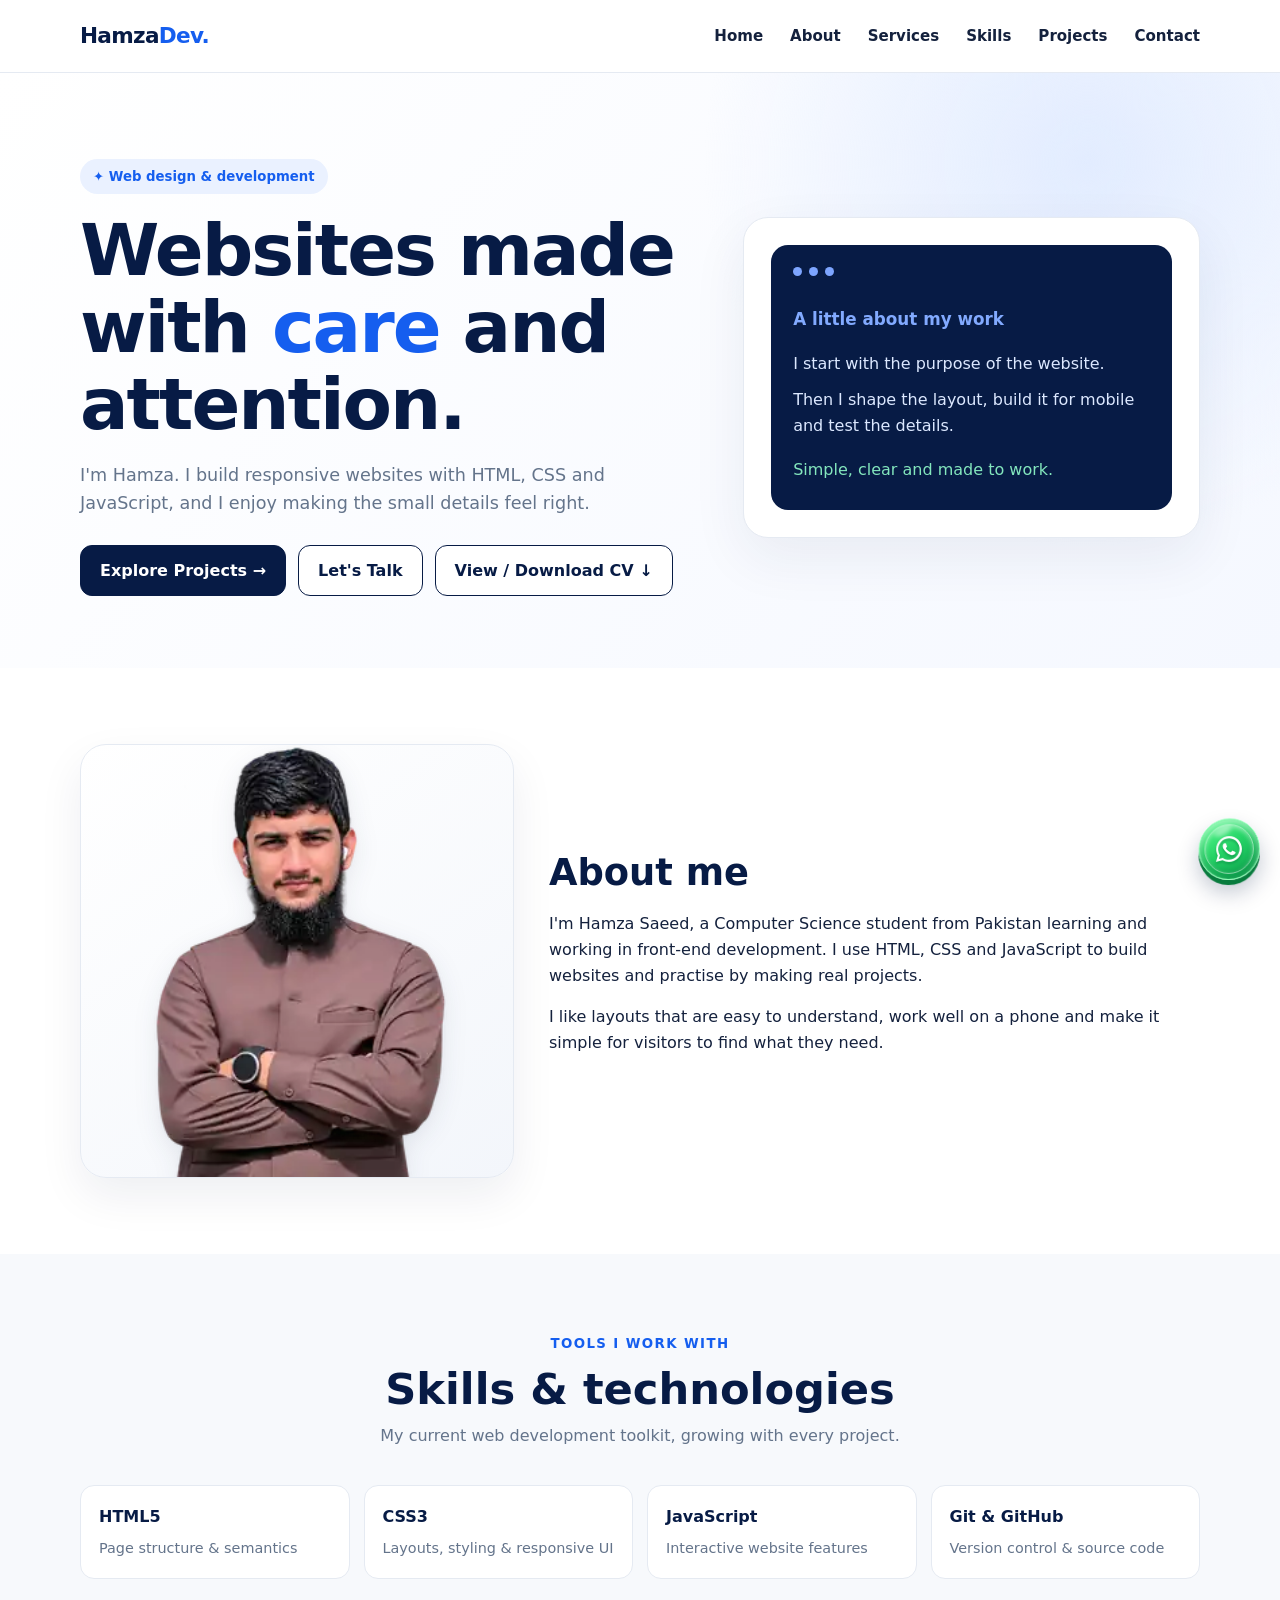
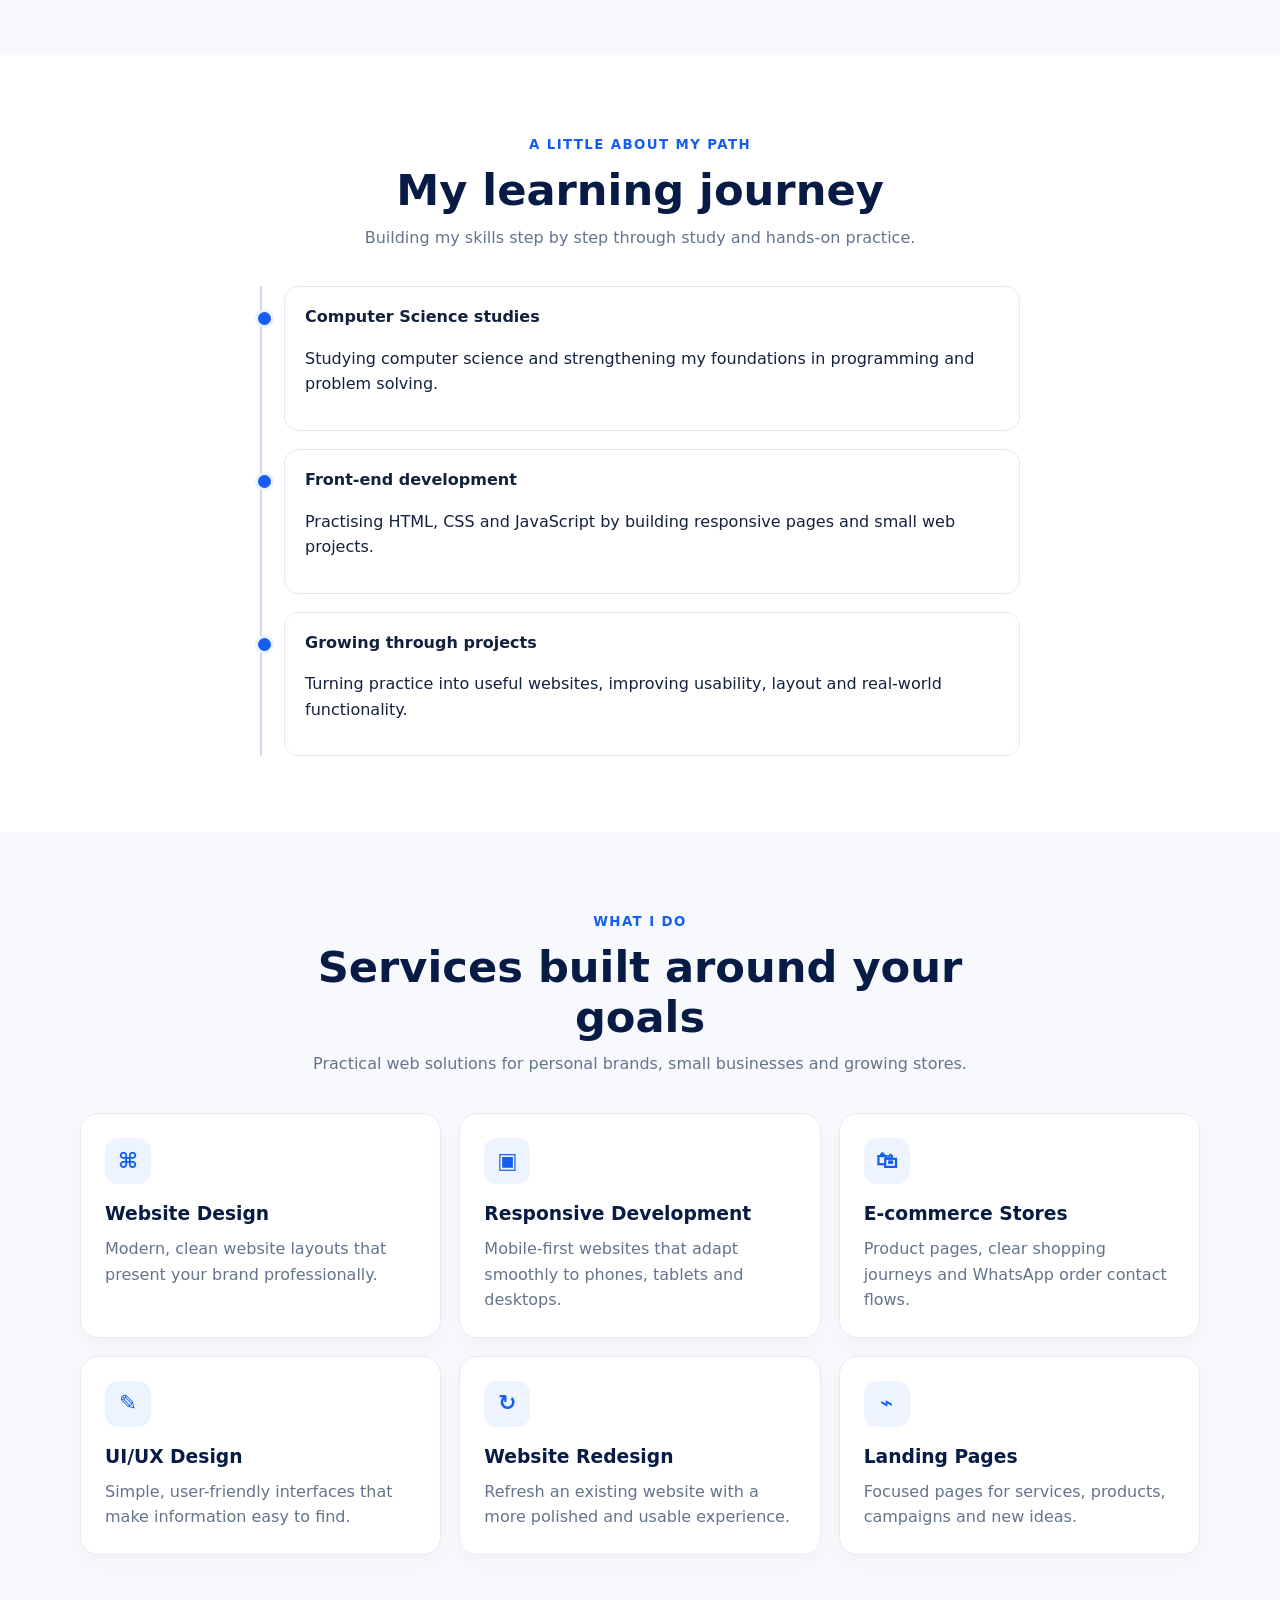
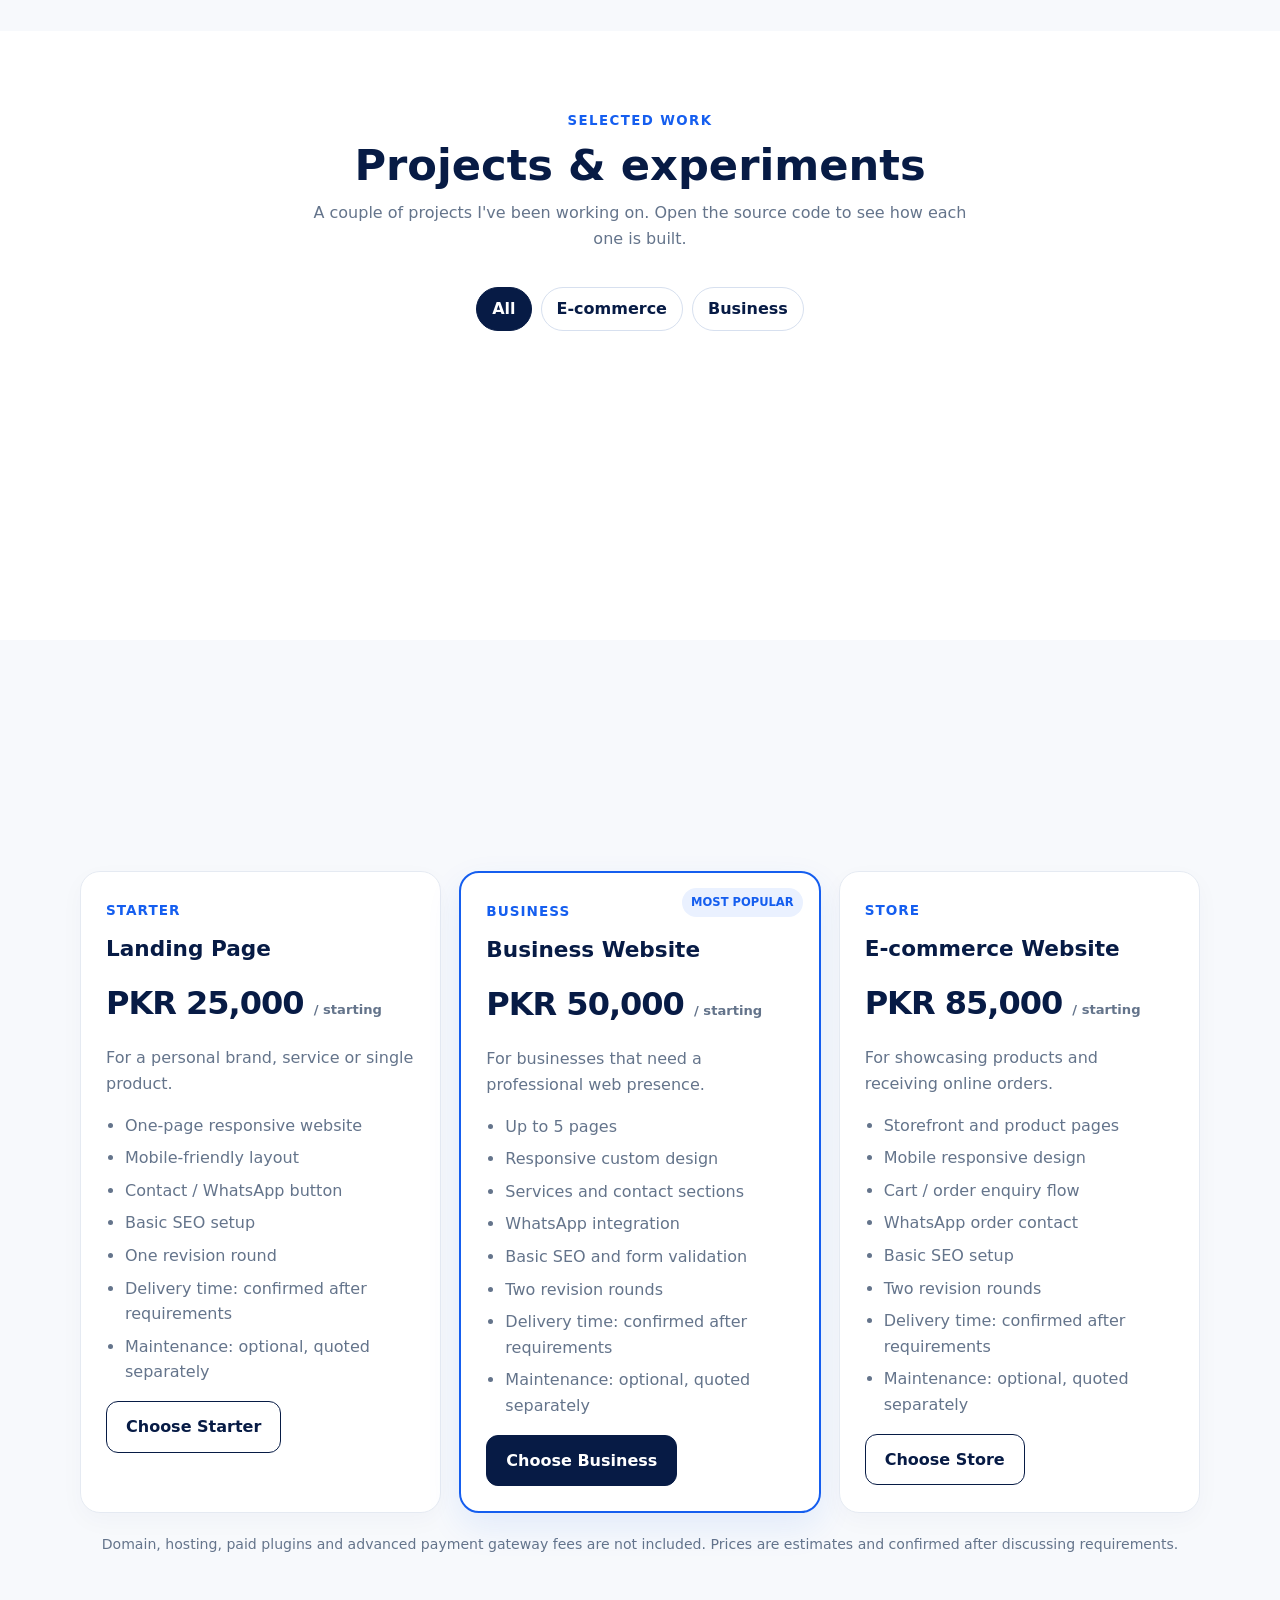
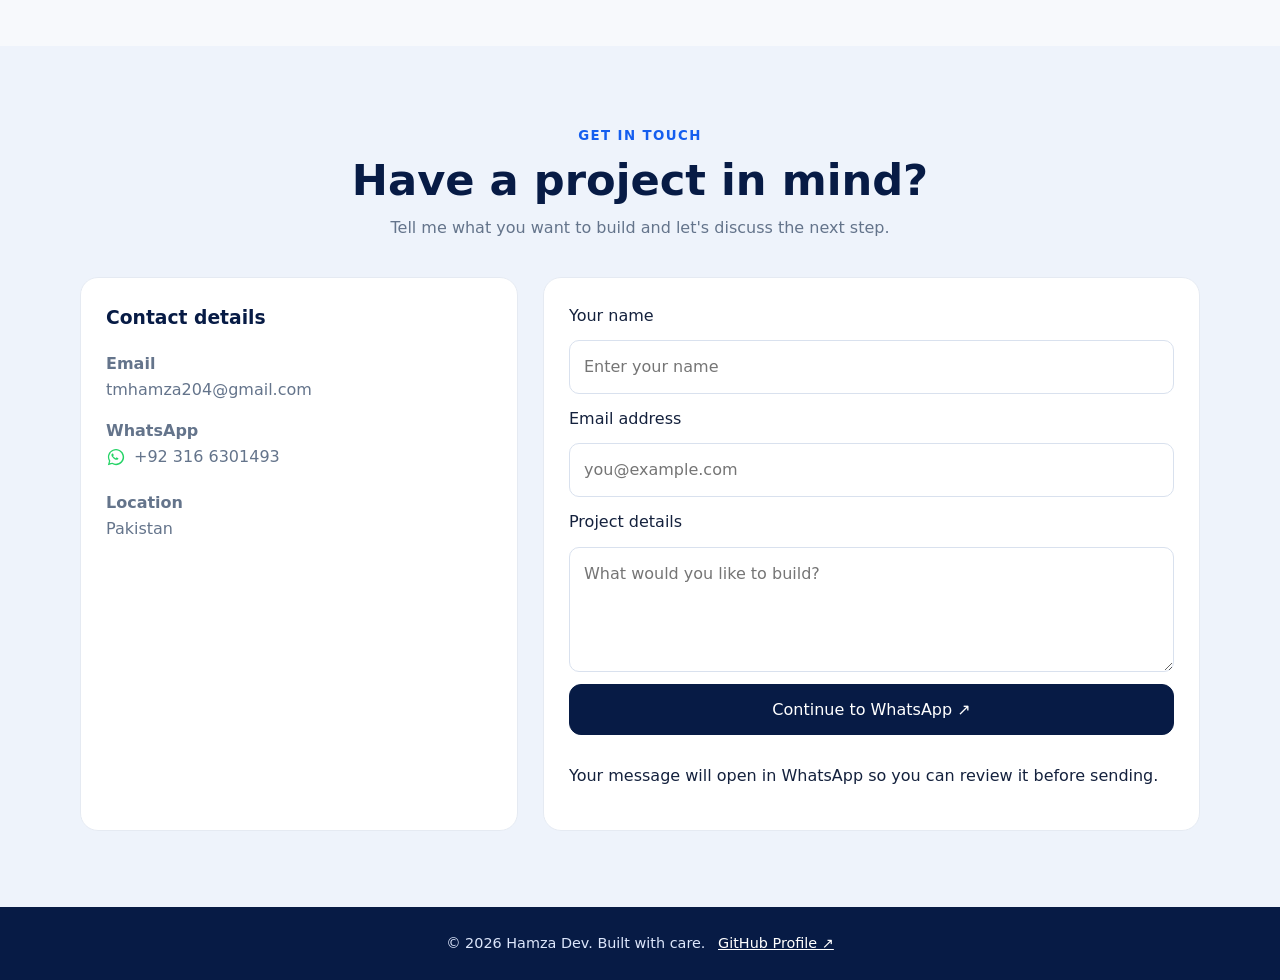
<file: index.html>
<!doctype html>
<html lang="en">
<head>
<meta charset="utf-8"><meta name="viewport" content="width=device-width,initial-scale=1">
<meta name="theme-color" content="#071b45"><meta name="description" content="Hamza Saeed — front-end developer in Pakistan. Personal portfolio, web projects and contact details."><meta name="color-scheme" content="light"><meta property="og:title" content="Hamza Saeed | Front-end Developer"><meta property="og:description" content="A personal portfolio showcasing Hamza’s web development projects and skills."><meta property="og:type" content="website"><link rel="icon" href="data:image/svg+xml,%3Csvg xmlns=%22http://www.w3.org/2000/svg%22 viewBox=%220 0 64 64%22%3E%3Crect width=%2264%22 height=%2264%22 rx=%2214%22 fill=%22%23071b45%22/%3E%3Ctext x=%2232%22 y=%2243%22 font-family=%22Arial%22 font-size=%2232%22 font-weight=%22700%22 text-anchor=%22middle%22 fill=%22white%22%3EH%3C/text%3E%3C/svg%3E">
<title>Hamza Saeed | Front-end Developer</title>
<style>
:root{--navy:#071b45;--blue:#155eef;--ink:#14213d;--muted:#64748b;--line:#e5eaf2;--bg:#f7f9fc;--white:#fff}
*{box-sizing:border-box}html{scroll-behavior:smooth;scroll-padding-top:84px}body{margin:0;font-family:Inter,ui-sans-serif,system-ui,-apple-system,Segoe UI,sans-serif;color:var(--ink);background:var(--bg);line-height:1.6}a{text-decoration:none;color:inherit}.wrap{width:min(1120px,calc(100% - 36px));margin:auto}
header{position:sticky;top:0;z-index:20;background:#ffffffed;backdrop-filter:blur(14px);border-bottom:1px solid var(--line)}.nav{height:72px;display:flex;align-items:center;justify-content:space-between}.brand{font-size:1.35rem;font-weight:850;color:var(--navy);letter-spacing:-.7px}.brand span{color:var(--blue)}.links{display:flex;gap:27px;align-items:center;font-size:.94rem;font-weight:650}.links a:hover{color:var(--blue)}.menu{display:none;background:white;border:1px solid var(--line);border-radius:10px;padding:9px 12px;color:var(--navy);font-size:1.2rem}
.hero{padding:86px 0 72px;background:radial-gradient(circle at 85% 15%,#e2ecff 0,transparent 32%),linear-gradient(130deg,#fff,#f5f8ff)}.hero-grid{display:grid;grid-template-columns:1.15fr .85fr;gap:45px;align-items:center}.eyebrow{display:inline-flex;background:#eaf1ff;color:var(--blue);font-weight:750;padding:7px 13px;border-radius:30px;font-size:.83rem}.hero h1{font-size:clamp(2.5rem,6vw,4.5rem);line-height:1.07;letter-spacing:-2px;color:var(--navy);margin:18px 0}.hero h1 span{color:var(--blue)}.lead{font-size:1.1rem;color:var(--muted);max-width:580px}.actions{display:flex;gap:12px;flex-wrap:wrap;margin-top:27px}.btn{display:inline-flex;justify-content:center;align-items:center;gap:8px;padding:12px 19px;border-radius:12px;font-weight:750;border:1px solid var(--navy);background:var(--navy);color:white;transition:.2s}.btn:hover{transform:translateY(-2px);box-shadow:0 9px 22px #071b4522}.btn.outline{background:white;color:var(--navy)}.hero-card{background:white;border:1px solid var(--line);border-radius:25px;padding:27px;box-shadow:0 20px 55px #17315b12}.code-window{background:var(--navy);border-radius:17px;padding:22px;color:#dce8ff;min-height:250px;display:flex;flex-direction:column;justify-content:center}.dots{display:flex;gap:7px;margin-bottom:25px}.dots i{width:9px;height:9px;border-radius:50%;background:#7da5ff}.code-window p{margin:5px 0;font-family:ui-monospace,monospace}.code-window .blue{color:#82aaff}.code-window .green{color:#83e6bd}
section{padding:76px 0}.section-head{text-align:center;max-width:660px;margin:0 auto 36px}.section-head small{color:var(--blue);font-weight:800;text-transform:uppercase;letter-spacing:1.4px}.section-head h2{font-size:clamp(2rem,4vw,2.7rem);color:var(--navy);line-height:1.15;margin:9px 0}.section-head p{color:var(--muted);margin:0}.cards{display:grid;grid-template-columns:repeat(3,1fr);gap:18px}.card{background:white;border:1px solid var(--line);border-radius:18px;padding:24px;box-shadow:0 8px 25px #0b245008}.card .ico{width:46px;height:46px;display:grid;place-items:center;border-radius:13px;background:#edf3ff;color:var(--blue);font-size:1.35rem;font-weight:900}.card h3{color:var(--navy);margin:15px 0 7px}.card p{color:var(--muted);margin:0}.about{background:white}.about-grid{display:grid;grid-template-columns:.8fr 1.2fr;gap:35px;align-items:center}.about-photo-card{position:relative;overflow:hidden;isolation:isolate;min-height:360px;aspect-ratio:1/1;border:1px solid var(--line);border-radius:26px;background:linear-gradient(145deg,#fff,#f3f6fb);box-shadow:0 18px 45px #071b4512;display:flex;align-items:flex-end;justify-content:center;animation:aboutCardIn .9s ease both;transition:box-shadow .35s ease,transform .35s ease}.about-photo-card:before{content:none}.about-photo{display:block;width:100%;height:100%;object-fit:contain;object-position:center bottom;filter:drop-shadow(0 8px 12px #14213d18);animation:aboutPortraitIn 1.1s cubic-bezier(.2,.8,.2,1) both;transition:transform .45s ease,filter .45s ease}.about-photo-card:hover{transform:translateY(-5px);box-shadow:0 25px 55px #071b4520}.about-photo-card:hover .about-photo{transform:scale(1.025);filter:drop-shadow(0 12px 18px #14213d25)}.about-copy{animation:aboutTextIn .8s .15s ease both}@keyframes aboutCardIn{from{opacity:0;transform:translateY(24px)}to{opacity:1;transform:translateY(0)}}@keyframes aboutPortraitIn{from{opacity:0;transform:translateY(20px) scale(.97)}to{opacity:1;transform:translateY(0) scale(1)}}@keyframes aboutTextIn{from{opacity:0;transform:translateX(18px)}to{opacity:1;transform:translateX(0)}}@keyframes orbitGlow{0%,100%{transform:scale(.98);opacity:.7}50%{transform:scale(1.03);opacity:1}}@media(prefers-reduced-motion:reduce){.about-photo-card,.about-photo,.about-copy,.about-photo-card:before{animation:none}}.about-panel{background:linear-gradient(145deg,var(--navy),#123c82);color:white;padding:30px;border-radius:22px}.about-panel strong{font-size:2.1rem;display:block}.about-copy h2{font-size:2.3rem;color:var(--navy);line-height:1.2;margin:0 0 14px}.tags{display:flex;gap:9px;flex-wrap:wrap;margin-top:18px}.tag{background:#edf3ff;color:#1748a0;border-radius:30px;padding:6px 12px;font-weight:700;font-size:.85rem}
.projects{display:grid;grid-template-columns:repeat(2,1fr);gap:18px}.project{background:white;border:1px solid var(--line);border-radius:18px;overflow:hidden}.project-visual{height:205px;padding:18px;display:flex;align-items:center;justify-content:center;overflow:hidden;background:#f3f5f8}.store-preview{width:100%;height:100%;border:1px solid #e6e1d8;border-radius:12px;background:#fbf9f4;padding:12px 15px;color:#273044;box-shadow:0 5px 16px #18243a10}.store-top{display:flex;justify-content:space-between;align-items:center;border-bottom:1px solid #e8e2d8;padding-bottom:8px;font-size:.65rem;letter-spacing:1px;font-weight:800}.store-top span:last-child{font-weight:500;letter-spacing:0}.store-content{height:calc(100% - 25px);display:flex;align-items:center;justify-content:space-between;gap:12px}.store-copy small{font-size:.55rem;letter-spacing:1.5px;color:#9b7b4d}.store-copy strong{display:block;font-family:Georgia,serif;font-size:clamp(1rem,2.6vw,1.55rem);line-height:1.05;color:#26231f;margin:5px 0}.store-copy em{font-style:normal;font-size:.58rem;color:#766f66}.bottle{position:relative;width:48px;height:85px;flex:none;margin-right:13px;border:2px solid #c6a66e;border-radius:8px 8px 12px 12px;background:linear-gradient(90deg,#d8c19b,#f4e8d0 45%,#c7a36e);box-shadow:4px 5px 9px #382b1b20}.bottle:before{content:"";position:absolute;top:-13px;left:13px;width:18px;height:12px;border-radius:3px 3px 1px 1px;background:#b28a52}.bottle:after{content:"HF";position:absolute;left:0;right:0;top:34px;text-align:center;font-family:Georgia,serif;font-size:12px;color:#70542e}.portfolio-preview{width:100%;height:100%;border-radius:12px;background:#fff;border:1px solid #e2e7ef;padding:13px 15px;box-shadow:0 5px 16px #18243a10;color:#14213d}.portfolio-nav{display:flex;justify-content:space-between;align-items:center;font-size:.62rem;font-weight:800;border-bottom:1px solid #edf0f5;padding-bottom:8px}.portfolio-nav span:last-child{font-weight:500;color:#64748b}.portfolio-main{padding-top:17px;max-width:260px}.portfolio-main small{color:#155eef;font-size:.55rem;font-weight:800;letter-spacing:1px}.portfolio-main strong{display:block;font-size:clamp(1.05rem,2.8vw,1.65rem);line-height:1.05;letter-spacing:-.7px;margin:5px 0}.portfolio-main p{font-size:.6rem;color:#64748b;margin:0 0 10px}.portfolio-lines{display:flex;gap:5px}.portfolio-lines i{display:block;width:43px;height:5px;border-radius:5px;background:#dce7fb}.project-shots{display:grid;grid-template-columns:1fr 1fr;gap:10px;padding:12px;background:#f2f5fa}.project-shots figure{margin:0;min-width:0}.project-shots img{display:block;width:100%;height:210px;object-fit:cover;object-position:top;border:1px solid var(--line);border-radius:10px;background:#fff}.project-shots figcaption{font-size:.8rem;font-weight:700;color:var(--muted);padding:6px 2px 0}@media(max-width:760px){.project-shots img{height:170px}}.project-body{padding:21px}.project-body h3{margin:0;color:var(--navy)}.project-body p{color:var(--muted);margin:7px 0 13px}.project-links{display:flex;gap:10px;flex-wrap:wrap}.project-links a{font-size:.88rem;font-weight:750;color:var(--blue)}
.contact{background:#eef3fb}.contact-grid{display:grid;grid-template-columns:.8fr 1.2fr;gap:25px}.contact-info,.contact-form{background:white;padding:25px;border-radius:18px;border:1px solid var(--line)}.contact-info h3{color:var(--navy);margin-top:0}.contact-info p{color:var(--muted);overflow-wrap:anywhere}.contact-form{display:grid;gap:12px}.contact-form input,.contact-form textarea{width:100%;padding:13px 14px;border:1px solid #d9e1ee;border-radius:10px;font:inherit;outline-color:var(--blue)}.contact-form textarea{min-height:125px;resize:vertical}.contact-form button{cursor:pointer;font:inherit}
footer{padding:25px 0;background:var(--navy);color:#dce6fb;text-align:center;font-size:.9rem}
@media(max-width:760px){.wrap{width:min(100% - 28px,560px)}.nav{height:64px}.menu{display:block}.links{display:none;position:absolute;left:14px;right:14px;top:64px;background:white;border:1px solid var(--line);border-radius:14px;padding:14px;box-shadow:0 14px 35px #071b4518;flex-direction:column;align-items:stretch;gap:0}.links.open{display:flex}.links a{padding:11px 8px}.hero{padding:55px 0 48px}.hero-grid,.about-grid,.contact-grid{grid-template-columns:1fr;gap:25px}.hero h1{letter-spacing:-1.3px}.hero-card{padding:17px}.code-window{min-height:210px}.section{padding:58px 0}section{padding:58px 0}.cards{grid-template-columns:1fr}.projects{grid-template-columns:1fr}.project-visual{height:150px}.about-copy h2{font-size:2rem}.actions .btn{flex:1}.section-head{margin-bottom:27px}}
@media(min-width:761px) and (max-width:980px){.cards{grid-template-columns:repeat(2,1fr)}}

/* Subtle motion effects */
.reveal{opacity:0;transform:translateY(22px);transition:opacity .65s ease,transform .65s ease}
.reveal.visible{opacity:1;transform:translateY(0)}
.card,.project,.price-card,.hero-card{transition:transform .28s ease,box-shadow .28s ease}
.card:hover,.project:hover,.price-card:hover,.hero-card:hover{transform:translateY(-5px);box-shadow:0 18px 38px #071b4518}
.hero-card{animation:floatCard 5s ease-in-out infinite}
@keyframes floatCard{0%,100%{transform:translateY(0)}50%{transform:translateY(-8px)}}
.price-grid{display:grid;grid-template-columns:repeat(3,1fr);gap:18px;align-items:stretch}
.price-card{background:#fff;border:1px solid var(--line);border-radius:20px;padding:25px;position:relative;box-shadow:0 8px 25px #0b245008}
.price-card.featured{border:2px solid var(--blue);box-shadow:0 14px 35px #155eef18}
.price-card .plan{color:var(--blue);font-weight:800;font-size:.85rem;text-transform:uppercase;letter-spacing:1px}
.price-card h3{color:var(--navy);font-size:1.35rem;margin:9px 0}
.price{font-size:2rem;font-weight:900;letter-spacing:-1px;color:var(--navy);margin:12px 0}
.price small{font-size:.82rem;font-weight:600;letter-spacing:0;color:var(--muted)}
.price-card p{color:var(--muted);min-height:48px}
.price-card ul{padding-left:19px;color:var(--muted);min-height:132px}
.price-card li{margin:7px 0}
.popular{position:absolute;right:16px;top:15px;background:#eaf1ff;color:var(--blue);padding:5px 9px;border-radius:20px;font-size:.72rem;font-weight:800}
.whatsapp-float{position:fixed;right:20px;bottom:20px;z-index:30;width:62px;height:62px;border-radius:50%;background:linear-gradient(145deg,#5cff91 0%,#25D366 48%,#079b49 100%);color:#fff;display:grid;place-items:center;border:1px solid #8affb2;box-shadow:inset 0 4px 7px #ffffff80,inset 0 -7px 10px #006b354d,0 5px 0 #087b3d,0 12px 22px #071b4540;transform:perspective(500px) rotateY(-9deg) rotateX(7deg);transition:transform .25s,box-shadow .25s}
.whatsapp-float::before{content:"";position:absolute;inset:5px;border-radius:50%;border:1px solid #ffffff80;box-shadow:inset 0 2px 5px #ffffff55;pointer-events:none}
.whatsapp-float::after{content:"";position:absolute;top:8px;left:14px;width:19px;height:8px;border-radius:50%;background:#ffffff70;filter:blur(2px);transform:rotate(-28deg);pointer-events:none}
.whatsapp-float:hover{transform:perspective(500px) rotateY(0) rotateX(0) translateY(-4px) scale(1.08);box-shadow:inset 0 4px 7px #ffffff80,inset 0 -7px 10px #006b354d,0 7px 0 #087b3d,0 17px 27px #071b454d}
.whatsapp-float svg{width:32px;height:32px;display:block;fill:currentColor;filter:drop-shadow(0 2px 1px #006b3566);position:relative;z-index:1}
.wa-inline{display:inline-flex;align-items:center;gap:8px}
.wa-inline svg{width:20px;height:20px;fill:#25D366}
@media(prefers-reduced-motion:reduce){*,*::before,*::after{scroll-behavior:auto!important;animation:none!important;transition:none!important}.reveal{opacity:1;transform:none}}
@media(max-width:760px){.price-grid{grid-template-columns:1fr}.price-card p,.price-card ul{min-height:0}.whatsapp-float{width:54px;height:54px;right:14px;bottom:14px}}
.skills-grid{display:grid;grid-template-columns:repeat(4,1fr);gap:14px}
.skill{background:#fff;border:1px solid var(--line);border-radius:14px;padding:18px}
.skill strong{display:block;color:var(--navy);margin-bottom:5px}.skill span{color:var(--muted);font-size:.9rem}
.journey{border-left:2px solid #cbd9f2;padding-left:22px;display:grid;gap:18px;max-width:760px;margin:auto}
.journey-item{position:relative;background:#fff;border:1px solid var(--line);border-radius:14px;padding:17px 20px}
.journey-item:before{content:"";position:absolute;left:-30px;top:22px;width:13px;height:13px;background:var(--blue);border:3px solid #eaf1ff;border-radius:50%}
.filter-bar{display:flex;justify-content:center;gap:9px;flex-wrap:wrap;margin:0 0 22px}
.filter-btn{border:1px solid #d7e0ef;background:#fff;color:var(--navy);padding:8px 15px;border-radius:30px;font:inherit;font-weight:700;cursor:pointer}
.filter-btn.active,.filter-btn:hover{background:var(--navy);color:#fff;border-color:var(--navy)}\n[hidden]{display:none!important}\na:focus-visible,button:focus-visible,input:focus-visible,textarea:focus-visible{outline:3px solid #8bb4ff;outline-offset:3px}\n.contact-form label{display:grid;gap:5px;color:var(--navy);font-size:.9rem;font-weight:700}\n.form-note{margin:0;color:var(--muted);font-size:.9rem}.form-note a{color:var(--blue);font-weight:750;text-decoration:underline}\n@media(max-width:760px){}
@media(max-width:760px){.skills-grid{grid-template-columns:repeat(2,1fr)}.profile-photo-wrap{max-width:280px}}
</style>
</head>
<body>
<header><div class="wrap nav"><a class="brand" href="#home">Hamza<span>Dev.</span></a><button class="menu" id="menu" aria-label="Open navigation" aria-controls="links" aria-expanded="false">☰</button><nav class="links" id="links" aria-label="Main navigation"><a href="#home">Home</a><a href="#about">About</a><a href="#services">Services</a><a href="#skills">Skills</a><a href="#projects">Projects</a><a href="#contact">Contact</a></nav></div></header>
<main>
<section class="hero" id="home"><div class="wrap hero-grid"><div><span class="eyebrow">✦ Web design & development</span><h1>Websites made with <span>care</span> and attention.</h1><p class="lead">I'm Hamza. I build responsive websites with HTML, CSS and JavaScript, and I enjoy making the small details feel right.</p><div class="actions"><a class="btn" href="#projects">Explore Projects →</a><a class="btn outline" href="#contact">Let's Talk</a><a class="btn outline" href="cv.html">View / Download CV ↓</a></div></div><div class="hero-card"><div class="code-window"><div class="dots"><i></i><i></i><i></i></div><p class="blue" style="font-family:inherit;font-weight:800;font-size:1.05rem">A little about my work</p><p style="font-family:inherit;margin-top:13px">I start with the purpose of the website.</p><p style="font-family:inherit">Then I shape the layout, build it for mobile and test the details.</p><p class="green" style="font-family:inherit;margin-top:14px">Simple, clear and made to work.</p></div></div></div></section>
<section class="about" id="about"><div class="wrap about-grid"><div class="about-photo-card"><img class="about-photo" src="/images/hamza-original.webp?v=1" alt="Hamza Saeed, front-end developer" width="600" height="600" loading="eager"></div><div class="about-copy"><h2>About me</h2><p>I'm Hamza Saeed, a Computer Science student from Pakistan learning and working in front-end development. I use HTML, CSS and JavaScript to build websites and practise by making real projects.</p><p>I like layouts that are easy to understand, work well on a phone and make it simple for visitors to find what they need.</p></div></div></section>
<section id="skills"><div class="wrap"><div class="section-head"><small>Tools I work with</small><h2>Skills & technologies</h2><p>My current web development toolkit, growing with every project.</p></div><div class="skills-grid"><article class="skill"><strong>HTML5</strong><span>Page structure & semantics</span></article><article class="skill"><strong>CSS3</strong><span>Layouts, styling & responsive UI</span></article><article class="skill"><strong>JavaScript</strong><span>Interactive website features</span></article><article class="skill"><strong>Git & GitHub</strong><span>Version control & source code</span></article></div></div></section>
<section class="about" id="journey"><div class="wrap"><div class="section-head"><small>A little about my path</small><h2>My learning journey</h2><p>Building my skills step by step through study and hands-on practice.</p></div><div class="journey"><article class="journey-item"><strong>Computer Science studies</strong><p>Studying computer science and strengthening my foundations in programming and problem solving.</p></article><article class="journey-item"><strong>Front-end development</strong><p>Practising HTML, CSS and JavaScript by building responsive pages and small web projects.</p></article><article class="journey-item"><strong>Growing through projects</strong><p>Turning practice into useful websites, improving usability, layout and real-world functionality.</p></article></div></div></section><section id="services"><div class="wrap"><div class="section-head"><small>What I do</small><h2>Services built around your goals</h2><p>Practical web solutions for personal brands, small businesses and growing stores.</p></div><div class="cards"><article class="card"><div class="ico">⌘</div><h3>Website Design</h3><p>Modern, clean website layouts that present your brand professionally.</p></article><article class="card"><div class="ico">▣</div><h3>Responsive Development</h3><p>Mobile-first websites that adapt smoothly to phones, tablets and desktops.</p></article><article class="card"><div class="ico">🛍</div><h3>E-commerce Stores</h3><p>Product pages, clear shopping journeys and WhatsApp order contact flows.</p></article><article class="card"><div class="ico">✎</div><h3>UI/UX Design</h3><p>Simple, user-friendly interfaces that make information easy to find.</p></article><article class="card"><div class="ico">↻</div><h3>Website Redesign</h3><p>Refresh an existing website with a more polished and usable experience.</p></article><article class="card"><div class="ico">⌁</div><h3>Landing Pages</h3><p>Focused pages for services, products, campaigns and new ideas.</p></article></div></div></section>
<section class="about" id="projects"><div class="wrap"><div class="section-head"><small>Selected work</small><h2>Projects & experiments</h2><p>A couple of projects I've been working on. Open the source code to see how each one is built.</p></div><div class="filter-bar" aria-label="Filter projects"><button class="filter-btn active" type="button" data-filter="all">All</button><button class="filter-btn" type="button" data-filter="store">E-commerce</button><button class="filter-btn" type="button" data-filter="business">Business</button></div><div class="projects"><article class="project" data-category="store"><div class="project-body"><h3>Hamza Fragrance</h3><p>A perfume shop I built as a front-end project, with product browsing and a WhatsApp order option.</p><div class="project-links"><span class="tag">HTML</span><span class="tag">CSS</span><span class="tag">JavaScript</span><a href="https://github.com/itxhamza151-cloud/Hamza-perfume" target="_blank" rel="noopener">GitHub source ↗</a></div></div></article><article class="project" data-category="business"><div class="project-body"><h3>Personal Portfolio</h3><p>My own portfolio website, where I share the work I have built and the tools I use.</p><div class="project-links"><span class="tag">HTML</span><span class="tag">CSS</span><span class="tag">JavaScript</span><a href="https://hamza-dev-pied.vercel.app/" target="_blank" rel="noopener">Live website ↗</a><a href="https://github.com/itxhamza151-cloud/hamza-dev" target="_blank" rel="noopener">GitHub source ↗</a></div></div></article></div></div></section>

<section id="pricing"><div class="wrap"><div class="section-head"><small>Simple pricing</small><h2>Plans for every stage</h2><p>Clear starting prices in PKR. Final quote depends on pages, features and content.</p></div><div class="price-grid">
<article class="price-card"><span class="plan">Starter</span><h3>Landing Page</h3><div class="price">PKR 25,000 <small>/ starting</small></div><p>For a personal brand, service or single product.</p><ul><li>One-page responsive website</li><li>Mobile-friendly layout</li><li>Contact / WhatsApp button</li><li>Basic SEO setup</li><li>One revision round</li><li>Delivery time: confirmed after requirements</li><li>Maintenance: optional, quoted separately</li></ul><a class="btn outline" href="#contact">Choose Starter</a></article>
<article class="price-card featured"><span class="popular">MOST POPULAR</span><span class="plan">Business</span><h3>Business Website</h3><div class="price">PKR 50,000 <small>/ starting</small></div><p>For businesses that need a professional web presence.</p><ul><li>Up to 5 pages</li><li>Responsive custom design</li><li>Services and contact sections</li><li>WhatsApp integration</li><li>Basic SEO and form validation</li><li>Two revision rounds</li><li>Delivery time: confirmed after requirements</li><li>Maintenance: optional, quoted separately</li></ul><a class="btn" href="#contact">Choose Business</a></article>
<article class="price-card"><span class="plan">Store</span><h3>E-commerce Website</h3><div class="price">PKR 85,000 <small>/ starting</small></div><p>For showcasing products and receiving online orders.</p><ul><li>Storefront and product pages</li><li>Mobile responsive design</li><li>Cart / order enquiry flow</li><li>WhatsApp order contact</li><li>Basic SEO setup</li><li>Two revision rounds</li><li>Delivery time: confirmed after requirements</li><li>Maintenance: optional, quoted separately</li></ul><a class="btn outline" href="#contact">Choose Store</a></article>
</div><p style="text-align:center;color:var(--muted);font-size:.88rem;margin-top:20px">Domain, hosting, paid plugins and advanced payment gateway fees are not included. Prices are estimates and confirmed after discussing requirements.</p></div></section>
<section class="contact" id="contact"><div class="wrap"><div class="section-head"><small>Get in touch</small><h2>Have a project in mind?</h2><p>Tell me what you want to build and let's discuss the next step.</p></div><div class="contact-grid"><div class="contact-info"><h3>Contact details</h3><p><strong>Email</strong><br><a href="mailto:tmhamza204@gmail.com">tmhamza204@gmail.com</a></p><p><strong>WhatsApp</strong><br><a class="wa-inline" href="https://wa.me/923166301493" target="_blank" rel="noopener"><svg viewBox="0 0 32 32" aria-hidden="true"><path d="M19.11 17.53c-.27-.14-1.6-.79-1.85-.88-.25-.09-.43-.14-.61.14-.18.27-.7.88-.86 1.06-.16.18-.32.2-.59.07-.27-.14-1.14-.42-2.17-1.34-.8-.71-1.34-1.59-1.5-1.86-.16-.27-.02-.42.12-.56.12-.12.27-.32.41-.48.14-.16.18-.27.27-.45.09-.18.05-.34-.02-.48-.07-.14-.61-1.47-.84-2.01-.22-.53-.45-.46-.61-.47h-.52c-.18 0-.48.07-.73.34-.25.27-.96.93-.96 2.27s.98 2.63 1.12 2.81c.14.18 1.93 2.95 4.68 4.14.65.28 1.16.45 1.56.57.65.21 1.24.18 1.71.11.52-.08 1.6-.65 1.82-1.28.23-.63.23-1.17.16-1.28-.07-.11-.25-.18-.52-.32z"/><path d="M16.02 3C8.85 3 3.02 8.83 3.02 16c0 2.29.6 4.53 1.74 6.5L3 29l6.67-1.75A12.94 12.94 0 0 0 16.02 29C23.19 29 29.02 23.17 29.02 16S23.19 3 16.02 3zm0 23.82c-2.02 0-4-.54-5.72-1.57l-.41-.24-3.96 1.04 1.06-3.86-.27-.42A10.77 10.77 0 1 1 16.02 26.82z"/></svg>+92 316 6301493</a></p><p><strong>Location</strong><br>Pakistan</p></div><form class="contact-form" id="contactForm"><label for="name">Your name</label><input id="name" name="name" autocomplete="name" placeholder="Enter your name" minlength="2" required><label for="email">Email address</label><input id="email" name="email" type="email" autocomplete="email" placeholder="you@example.com" required><label for="message">Project details</label><textarea id="message" name="message" placeholder="What would you like to build?" minlength="10" required></textarea><button class="btn" type="submit">Continue to WhatsApp ↗</button><p class="form-note" id="formStatus" role="status" aria-live="polite">Your message will open in WhatsApp so you can review it before sending.</p></form></div></div></section>
</main>
<a class="whatsapp-float" href="https://wa.me/923166301493?text=Assalam-o-Alaikum%20Hamza!%20I%20visited%20your%20website%20and%20would%20like%20to%20discuss%20a%20website%20or%20online%20store%20project.%20Please%20share%20the%20details." target="_blank" rel="noopener" aria-label="Chat on WhatsApp"><svg viewBox="0 0 32 32" aria-hidden="true"><path d="M16.02 3C8.85 3 3.02 8.83 3.02 16c0 2.29.6 4.53 1.74 6.5L3 29l6.67-1.75A12.94 12.94 0 0 0 16.02 29C23.19 29 29.02 23.17 29.02 16S23.19 3 16.02 3zm0 23.82c-2.02 0-4-.54-5.72-1.57l-.41-.24-3.96 1.04 1.06-3.86-.27-.42A10.77 10.77 0 1 1 16.02 26.82zm5.91-8.06c-.32-.16-1.89-.93-2.18-1.03-.29-.11-.5-.16-.71.16-.21.32-.82 1.03-1 1.24-.18.21-.37.24-.69.08-.32-.16-1.35-.5-2.57-1.59-.95-.85-1.59-1.89-1.78-2.2-.18-.32-.02-.49.14-.65.14-.14.32-.37.48-.55.16-.18.21-.32.32-.53.11-.21.05-.4-.03-.56-.08-.16-.71-1.72-.98-2.36-.26-.62-.52-.54-.71-.55h-.61c-.21 0-.56.08-.85.4-.29.32-1.11 1.08-1.11 2.63s1.14 3.05 1.3 3.26c.16.21 2.24 3.42 5.43 4.79.76.33 1.35.52 1.81.66.76.24 1.45.21 2 .13.61-.09 1.89-.77 2.15-1.51.26-.74.26-1.37.18-1.51-.08-.13-.29-.21-.61-.37z"/></svg></a>
<footer><div class="wrap">© <span id="year"></span> Hamza Dev. Built with care. <a href="https://github.com/itxhamza151-cloud" target="_blank" rel="noopener" style="color:#fff;text-decoration:underline;margin-left:8px">GitHub Profile ↗</a></div></footer>
<script>
const filters=document.querySelectorAll('.filter-btn');filters.forEach(btn=>btn.addEventListener('click',()=>{filters.forEach(b=>b.classList.toggle('active',b===btn));document.querySelectorAll('.project[data-category]').forEach(card=>{card.hidden=btn.dataset.filter!=='all'&&card.dataset.category!==btn.dataset.filter})}));const menu=document.getElementById('menu'),links=document.getElementById('links');menu.addEventListener('click',()=>{const open=links.classList.toggle('open');menu.setAttribute('aria-expanded',String(open));menu.textContent=open?'✕':'☰'});links.querySelectorAll('a').forEach(a=>a.addEventListener('click',()=>{links.classList.remove('open');menu.setAttribute('aria-expanded','false');menu.textContent='☰'}));document.addEventListener('keydown',e=>{if(e.key==='Escape'&&links.classList.contains('open')){links.classList.remove('open');menu.setAttribute('aria-expanded','false');menu.textContent='☰';menu.focus();}});document.getElementById('year').textContent=new Date().getFullYear();const revealItems=document.querySelectorAll('section .section-head,section .card,section .project,section .price-card,section .about-panel,section .about-copy,section .contact-info,section .contact-form');revealItems.forEach(el=>el.classList.add('reveal'));if('IntersectionObserver' in window){const observer=new IntersectionObserver(entries=>entries.forEach(entry=>{if(entry.isIntersecting){entry.target.classList.add('visible');observer.unobserve(entry.target)}}),{threshold:.12});revealItems.forEach(el=>observer.observe(el))}else{revealItems.forEach(el=>el.classList.add('visible'))}document.getElementById('contactForm').addEventListener('submit',e=>{e.preventDefault();const form=e.currentTarget;if(!form.reportValidity())return;const n=document.getElementById('name').value.trim(),em=document.getElementById('email').value.trim(),m=document.getElementById('message').value.trim();const message='Hello Hamza!\\nName: '+n+'\\nEmail: '+em+'\\nProject: '+m;const url='https://wa.me/923166301493?text='+encodeURIComponent(message);const tab=window.open(url,'_blank','noopener,noreferrer');const status=document.getElementById('formStatus');if(tab){status.textContent='WhatsApp opened in a new tab. Review your message there and press Send.';}else{status.innerHTML='Your browser blocked the new tab. <a href="'+url+'" target="_blank" rel="noopener noreferrer">Open your WhatsApp message here</a>.';}});
</script>
</body></html>
</file>
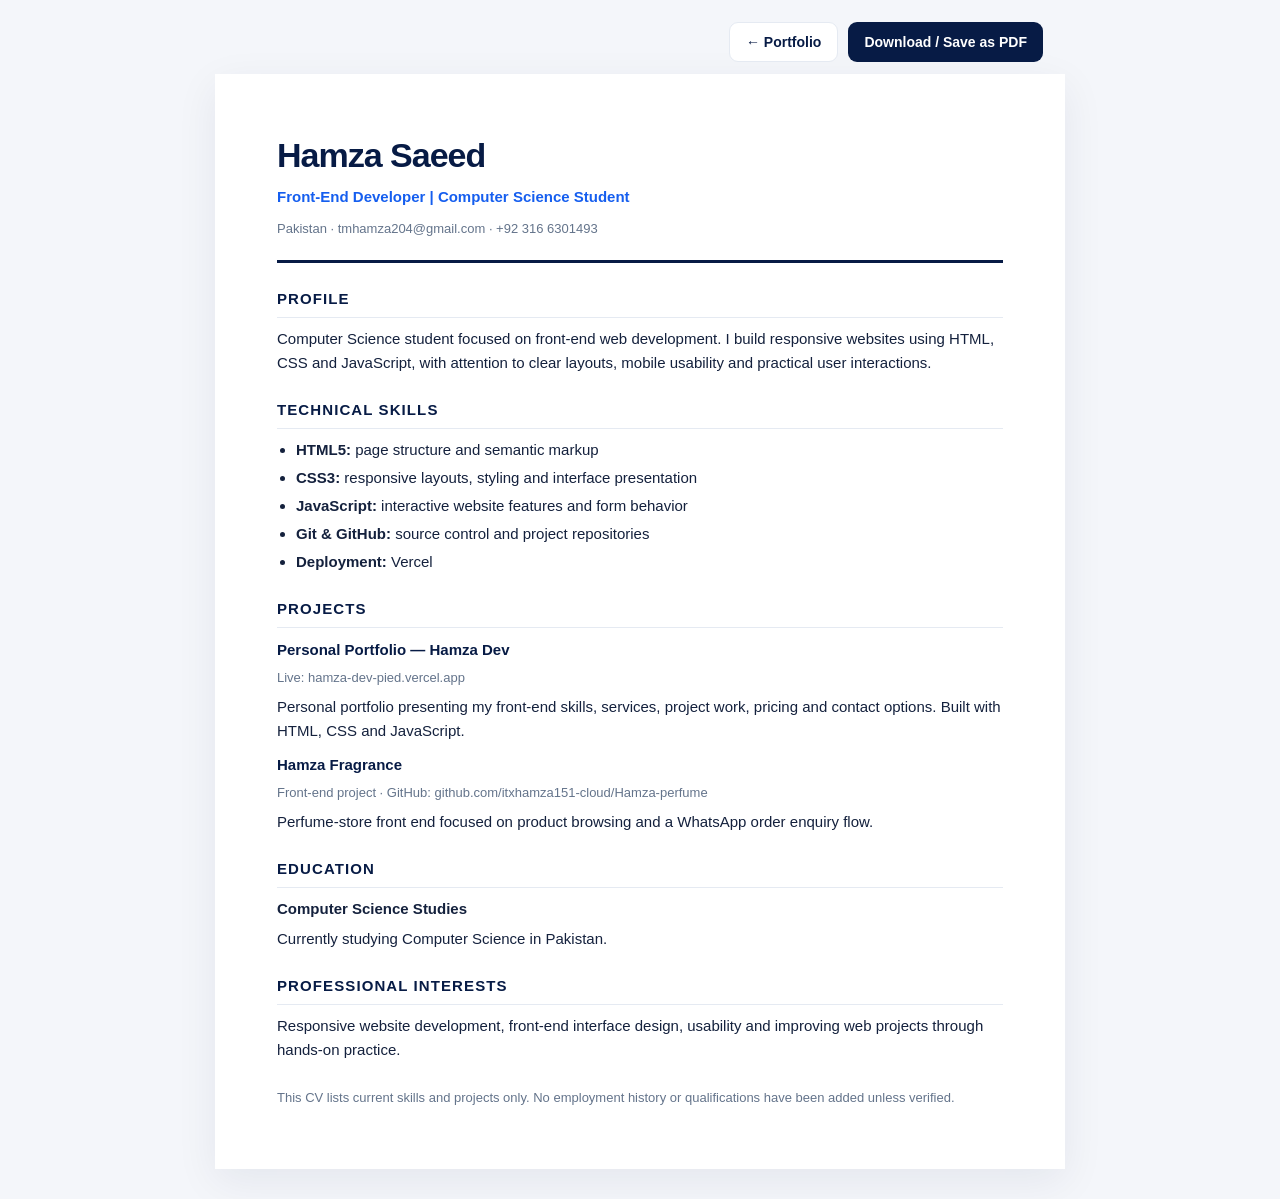
<file: cv.html>
<!doctype html>
<html lang="en">
<head>
<meta charset="utf-8">
<meta name="viewport" content="width=device-width,initial-scale=1">
<meta name="description" content="CV of Hamza Saeed, front-end developer and Computer Science student.">
<title>Hamza Saeed | CV</title>
<style>
:root{--navy:#071b45;--blue:#155eef;--ink:#14213d;--muted:#64748b;--line:#e5eaf2}
*{box-sizing:border-box}body{margin:0;background:#f4f6fa;color:var(--ink);font:15px/1.6 Inter,Arial,sans-serif}
.toolbar{max-width:850px;margin:22px auto 12px;display:flex;justify-content:flex-end;gap:10px;padding:0 22px}
button,.back{border:0;border-radius:9px;padding:11px 16px;background:var(--navy);color:white;font:700 14px Arial,sans-serif;text-decoration:none;cursor:pointer}
.back{background:white;color:var(--navy);border:1px solid var(--line)}
.sheet{max-width:850px;margin:0 auto 30px;background:white;padding:54px 62px;box-shadow:0 12px 40px #071b4512}
header{border-bottom:3px solid var(--navy);padding-bottom:20px;margin-bottom:24px}
h1{margin:0;color:var(--navy);font-size:34px;letter-spacing:-1px}
.role{color:var(--blue);font-weight:750;margin:3px 0 10px}
.contact{color:var(--muted);font-size:13px;overflow-wrap:anywhere}
h2{font-size:15px;text-transform:uppercase;letter-spacing:1.1px;color:var(--navy);border-bottom:1px solid var(--line);padding-bottom:6px;margin:23px 0 9px}
p{margin:6px 0}.item{margin:10px 0}.item strong{color:var(--navy)}ul{margin:7px 0;padding-left:19px}li{margin:4px 0}.muted{color:var(--muted);font-size:13px}
@media(max-width:600px){.sheet{margin:0 10px 18px;padding:28px 22px}.toolbar{padding:0 10px}h1{font-size:29px}}
@media print{body{background:white}.toolbar{display:none}.sheet{max-width:none;margin:0;padding:14mm 16mm;box-shadow:none}.sheet{break-inside:avoid}a{color:inherit;text-decoration:none}}
</style>
</head>
<body>
<div class="toolbar"><a class="back" href="index.html">← Portfolio</a><button type="button" onclick="window.print()">Download / Save as PDF</button></div>
<main class="sheet">
<header>
<h1>Hamza Saeed</h1>
<div class="role">Front-End Developer | Computer Science Student</div>
<div class="contact">Pakistan · tmhamza204@gmail.com · +92 316 6301493</div>
</header>
<section>
<h2>Profile</h2>
<p>Computer Science student focused on front-end web development. I build responsive websites using HTML, CSS and JavaScript, with attention to clear layouts, mobile usability and practical user interactions.</p>
</section>
<section>
<h2>Technical Skills</h2>
<ul><li><strong>HTML5:</strong> page structure and semantic markup</li><li><strong>CSS3:</strong> responsive layouts, styling and interface presentation</li><li><strong>JavaScript:</strong> interactive website features and form behavior</li><li><strong>Git & GitHub:</strong> source control and project repositories</li><li><strong>Deployment:</strong> Vercel</li></ul>
</section>
<section>
<h2>Projects</h2>
<div class="item"><strong>Personal Portfolio — Hamza Dev</strong><p class="muted">Live: hamza-dev-pied.vercel.app</p><p>Personal portfolio presenting my front-end skills, services, project work, pricing and contact options. Built with HTML, CSS and JavaScript.</p></div>
<div class="item"><strong>Hamza Fragrance</strong><p class="muted">Front-end project · GitHub: github.com/itxhamza151-cloud/Hamza-perfume</p><p>Perfume-store front end focused on product browsing and a WhatsApp order enquiry flow.</p></div>
</section>
<section>
<h2>Education</h2>
<p><strong>Computer Science Studies</strong></p>
<p>Currently studying Computer Science in Pakistan.</p>
</section>
<section>
<h2>Professional Interests</h2>
<p>Responsive website development, front-end interface design, usability and improving web projects through hands-on practice.</p>
</section>
<p class="muted" style="margin-top:26px">This CV lists current skills and projects only. No employment history or qualifications have been added unless verified.</p>
</main>
</body>
</html>
</file>
